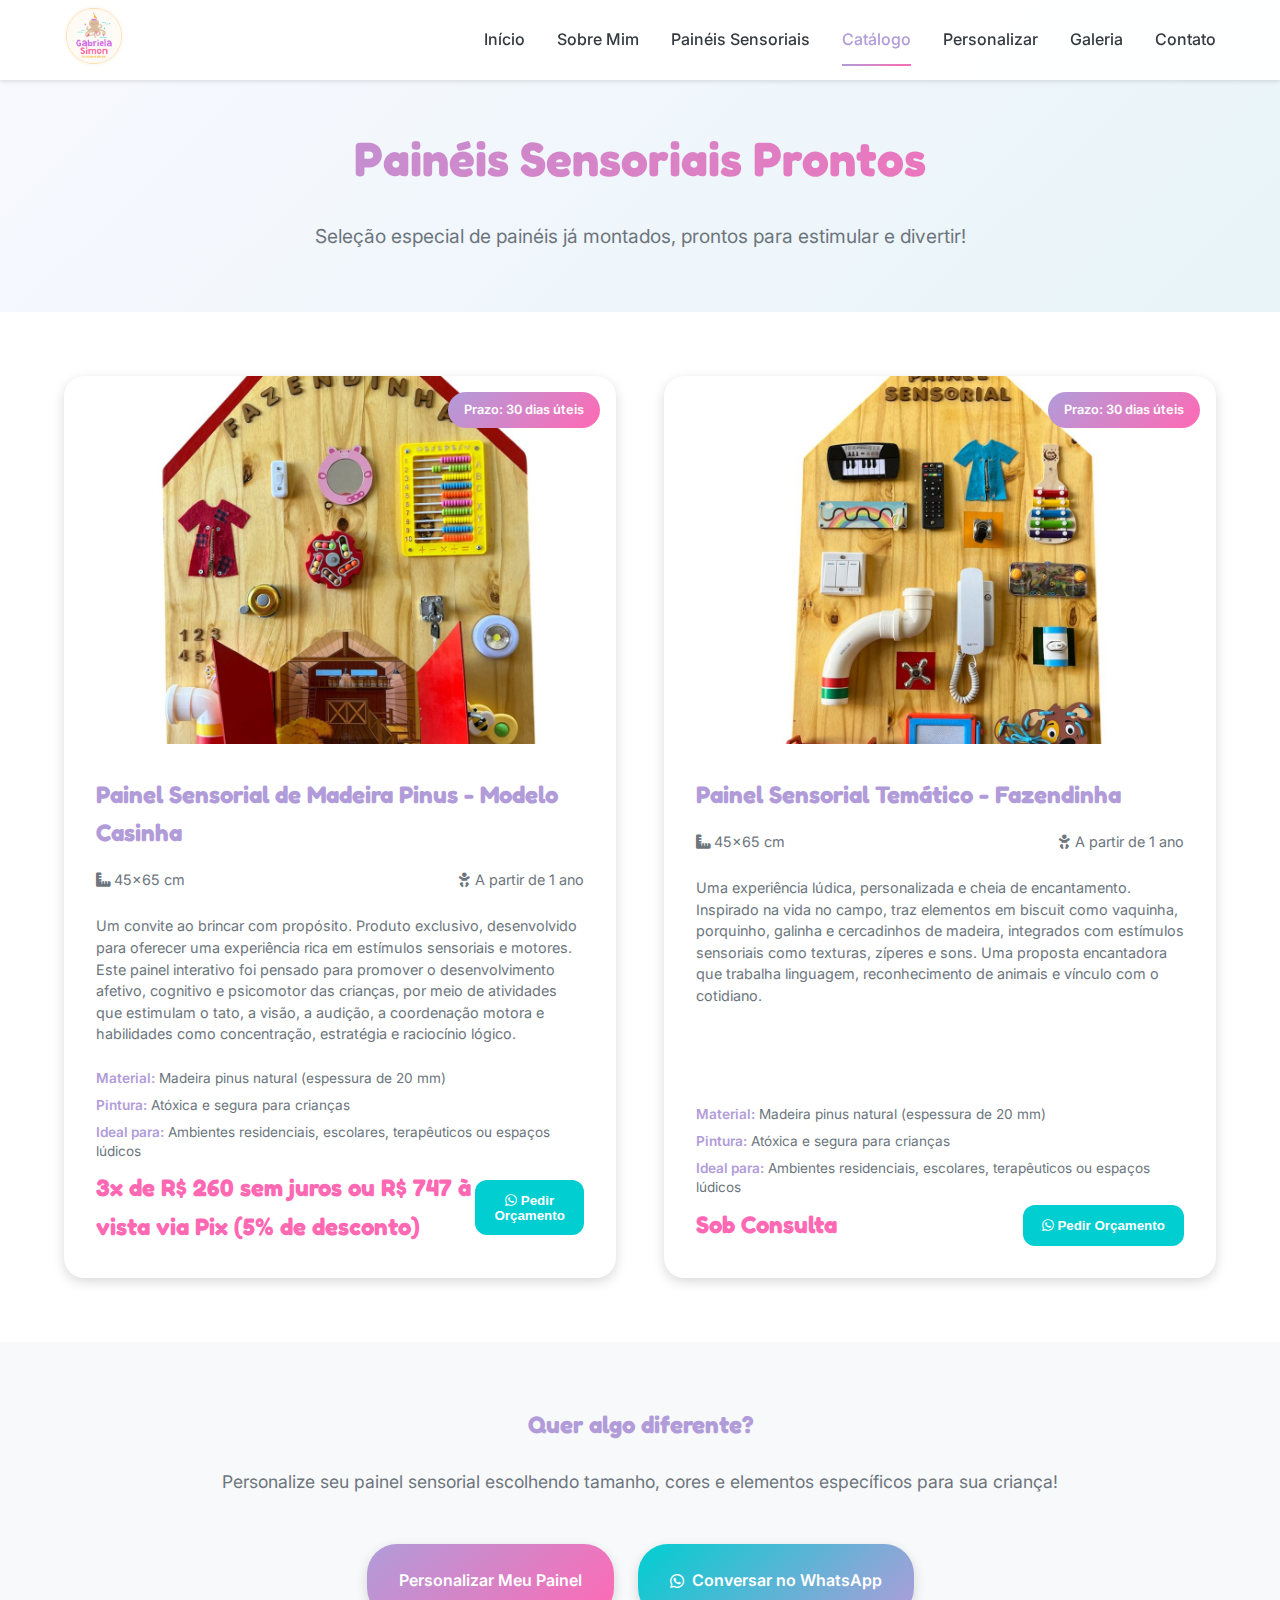
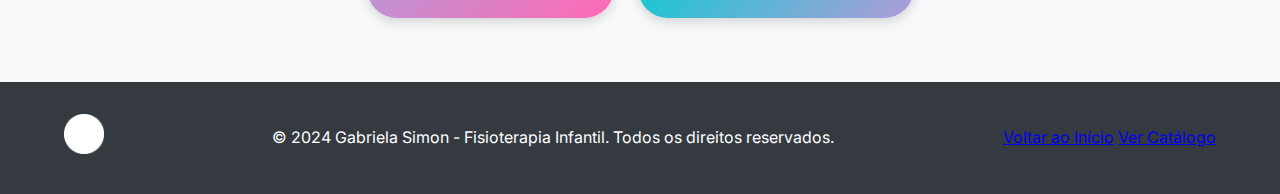
<file: catalogo.html>
<!DOCTYPE html>
<html lang="pt-BR">
<head>
    <meta charset="UTF-8">
    <meta name="viewport" content="width=device-width, initial-scale=1.0">
    <title>Catálogo de Painéis Prontos - Gabriela Simon</title>
    <link rel="stylesheet" href="styles.css">
    <link rel="stylesheet" href="catalogo.css">
    <link rel="preconnect" href="https://fonts.googleapis.com">
    <link rel="preconnect" href="https://fonts.gstatic.com" crossorigin>
    <link href="https://fonts.googleapis.com/css2?family=Fredoka:wght@300;400;500;600;700&family=Inter:wght@300;400;500;600;700&display=swap" rel="stylesheet">
    <link rel="stylesheet" href="https://cdnjs.cloudflare.com/ajax/libs/font-awesome/6.0.0/css/all.min.css">
</head>
<body>
    <header class="header">
        <nav class="nav">
            <div class="nav-container">
                <div class="logo">
                    <a href="index.html">
                        <img src="./img/logo.png" alt="Gabriela Simon - Fisioterapia Infantil" class="logo-img">
                    </a>
                </div>
                <ul class="nav-menu">
                    <li><a href="index.html#home" class="nav-link">Início</a></li>
                    <li><a href="index.html#sobre" class="nav-link">Sobre Mim</a></li>
                    <li><a href="index.html#paineis" class="nav-link">Painéis Sensoriais</a></li>
                    <li><a href="catalogo.html" class="nav-link active">Catálogo</a></li>
                    <li><a href="formulario.html" class="nav-link">Personalizar</a></li>
                    <li><a href="index.html#galeria" class="nav-link">Galeria</a></li>
                    <li><a href="index.html#contato" class="nav-link">Contato</a></li>
                </ul>
                <div class="hamburger">
                    <span class="bar"></span>
                    <span class="bar"></span>
                    <span class="bar"></span>
                </div>
            </div>
        </nav>
    </header>
    <main>
        <section class="catalogo-hero">
            <div class="container">
                <div class="hero-content">
                    <h1 class="catalogo-title">Painéis Sensoriais Prontos</h1>
                    <p class="catalogo-subtitle">Seleção especial de painéis já montados, prontos para estimular e divertir!</p>
                </div>
            </div>
        </section>
        <section class="catalogo-produtos">
            <div class="container">
                <div id="produtos-grid" class="produtos-grid">
                    <div class="loading">
                        <i class="fas fa-spinner fa-spin"></i>
                        Carregando produtos...
                    </div>
                </div>
            </div>
        </section>
        <section class="catalogo-cta">
            <div class="container">
                <div class="cta-content">
                    <h2>Quer algo diferente?</h2>
                    <p>Personalize seu painel sensorial escolhendo tamanho, cores e elementos específicos para sua criança!</p>
                    <div class="cta-buttons">
                        <a href="formulario.html" class="btn btn-primary">Personalizar Meu Painel</a>
                        <a href="https://wa.me/5516991613320?text=Olá! Gostaria de personalizar um painel sensorial." class="btn btn-secondary whatsapp-link" target="_blank">
                            <i class="fab fa-whatsapp"></i> Conversar no WhatsApp
                        </a>
                    </div>
                </div>
            </div>
        </section>
    </main>
    <footer class="footer">
        <div class="container">
            <div class="footer-content">
                <div class="footer-logo">
                    <img src="./img/logo.png" alt="Gabriela Simon" class="footer-logo-img">
                </div>
                <div class="footer-text">
                    <p>© 2024 Gabriela Simon - Fisioterapia Infantil. Todos os direitos reservados.</p>
                </div>
                <div class="footer-navigation">
                    <a href="index.html" class="footer-nav-link">Voltar ao Início</a>
                    <a href="catalogo.html" class="footer-nav-link">Ver Catálogo</a>
                </div>
            </div>
        </div>
    </footer>
    <script src="script.js"></script>
    <script src="catalogo.js"></script>
</body>
</html>
</file>
<file: catalogo.css>
.catalogo-hero { background: linear-gradient(135deg, #f8f9ff 0%, #e8f4f8 100%); padding: 120px 0 60px; text-align: center; }
.catalogo-title { font-family: var(--font-primary); font-size: 3rem; background: var(--gradient-primary); -webkit-background-clip: text; -webkit-text-fill-color: transparent; background-clip: text; margin-bottom: var(--spacing-md); }
.catalogo-subtitle { font-size: 1.2rem; color: var(--color-gray-medium); }
.catalogo-produtos { padding: var(--spacing-xxl) 0; }
.produtos-grid { display: grid; grid-template-columns: repeat(auto-fit, minmax(380px, 1fr)); gap: var(--spacing-xl); }
.produto-card { background: var(--color-white); border-radius: var(--border-radius-lg); box-shadow: var(--shadow-md); overflow: hidden; transition: var(--transition-normal); display: flex; flex-direction: column; }
.produto-card:hover { transform: translateY(-5px); box-shadow: var(--shadow-lg); }
.produto-badge { position: absolute; top: var(--spacing-sm); right: var(--spacing-sm); background: var(--gradient-primary); color: var(--color-white); padding: 0.5rem 1rem; border-radius: var(--border-radius-xl); font-size: 0.8rem; font-weight: 600; z-index: 3; }
.produto-info { padding: var(--spacing-lg); flex-grow: 1; display: flex; flex-direction: column; }
.produto-title { font-family: var(--font-primary); font-size: 1.5rem; color: var(--color-purple); margin-bottom: var(--spacing-sm); }
.produto-description { color: var(--color-gray-medium); font-size: 0.9rem; margin-bottom: var(--spacing-md); line-height: 1.5; flex-grow: 1; }
.produto-detail { color: var(--color-gray-medium); font-size: 0.85rem; margin-bottom: var(--spacing-xs); line-height: 1.4; }
.produto-detail strong { color: var(--color-purple); font-weight: 600; }
.produto-detail { color: var(--color-gray-medium); font-size: 0.85rem; margin-bottom: var(--spacing-xs); line-height: 1.4; }
.produto-detail strong { color: var(--color-purple); font-weight: 600; }
.produto-specs { display: flex; justify-content: space-between; margin-bottom: var(--spacing-md); font-size: 0.9rem; color: var(--color-gray-medium); }
.produto-price { display: flex; justify-content: space-between; align-items: center; margin-top: auto; }
.price { font-family: var(--font-primary); font-size: 1.5rem; font-weight: 700; color: var(--color-pink); }
.btn-ver-mais { padding: 0.8rem 1.2rem; background: var(--color-turquoise); color: var(--color-white); border: none; border-radius: var(--border-radius-md); font-weight: 600; cursor: pointer; transition: var(--transition-normal); }
.btn-ver-mais:hover { background: #00B8BB; }
.catalogo-cta { background: var(--color-gray-light); padding: var(--spacing-xxl) 0; text-align: center; }
.cta-content h2 { font-family: var(--font-primary); color: var(--color-purple); margin-bottom: var(--spacing-md); }
.cta-content p { color: var(--color-gray-medium); margin-bottom: var(--spacing-xl); font-size: 1.1rem; }
.cta-buttons { display: flex; justify-content: center; gap: var(--spacing-md); flex-wrap: wrap; }
.loading, .empty-state { text-align: center; padding: var(--spacing-xxl); color: var(--color-gray-medium); font-size: 1.2rem; }

/* ESTILOS PARA A GALERIA DO CATÁLOGO */
.produto-image-gallery {
    position: relative;
    width: 100%;
    aspect-ratio: 3/2;
    overflow: hidden;
    background-color: #f0f0f0;
}
.gallery-img {
    width: 100%;
    height: 100%;
    object-fit: contain;
    position: absolute;
    top: 0;
    left: 0;
    opacity: 0;
    transition: opacity 0.3s ease-in-out;
}
.gallery-img.active {
    opacity: 1;
    z-index: 1;
}
.gallery-btn {
    position: absolute;
    top: 50%;
    transform: translateY(-50%);
    z-index: 2;
    background-color: rgba(0, 0, 0, 0.4);
    color: white;
    border: none;
    font-size: 1.5rem;
    padding: 0.5rem;
    cursor: pointer;
    transition: background-color 0.2s ease;
    border-radius: 50%;
    width: 40px;
    height: 40px;
    display: flex;
    align-items: center;
    justify-content: center;
    opacity: 0;
    transition: opacity 0.3s ease;
}
.produto-image-gallery:hover .gallery-btn {
    opacity: 1;
}
.gallery-btn:hover {
    background-color: rgba(0, 0, 0, 0.7);
}
.gallery-btn.prev {
    left: 10px;
}
.gallery-btn.next {
    right: 10px;
}

@media (max-width: 768px) { 
    .produtos-grid { 
        grid-template-columns: 1fr; 
        gap: 2.5rem;
        padding: 0 1rem;
    } 
    .cta-buttons { 
        flex-direction: column; 
        align-items: center; 
        gap: 1rem;
    }
    .gallery-container {
        aspect-ratio: 16/9;
        min-height: 250px;
        margin-bottom: 1rem;
    }
    .gallery-img {
        object-fit: cover;
        background-color: white;
    }
    .produto-card {
        max-width: 100%;
        margin: 0 auto;
        box-shadow: 0 4px 20px rgba(0,0,0,0.1);
        border-radius: 15px;
        overflow: hidden;
    }
    .produto-card {
        max-width: 100%;
        margin: 0 auto;
    }
}

@media (min-width: 769px) {
    .gallery-container {
        aspect-ratio: 3/2;
    }
    .gallery-img {
        object-fit: cover;
    }
}
</file>
<file: styles.css>
/* Reset e configurações básicas */
* {
    margin: 0;
    padding: 0;
    box-sizing: border-box;
}

:root {
    /* Cores baseadas nas logos */
    --color-turquoise: #00CED1;
    --color-purple: #B19CD9;
    --color-pink: #FF69B4;
    --color-orange: #FFA500;
    --color-beige: #D2B48C;
    --color-white: #FFFFFF;
    --color-gray-light: #F8F9FA;
    --color-gray-medium: #6C757D;
    --color-gray-dark: #343A40;
    
    /* Gradientes */
    --gradient-primary: linear-gradient(135deg, var(--color-purple), var(--color-pink));
    --gradient-secondary: linear-gradient(135deg, var(--color-turquoise), var(--color-purple));
    --gradient-tertiary: linear-gradient(135deg, var(--color-pink), var(--color-orange));
    
    /* Tipografia */
    --font-primary: 'Fredoka', cursive;
    --font-secondary: 'Inter', sans-serif;
    
    /* Espaçamentos */
    --spacing-xs: 0.5rem;
    --spacing-sm: 1rem;
    --spacing-md: 1.5rem;
    --spacing-lg: 2rem;
    --spacing-xl: 3rem;
    --spacing-xxl: 4rem;
    
    /* Bordas */
    --border-radius-sm: 8px;
    --border-radius-md: 12px;
    --border-radius-lg: 20px;
    --border-radius-xl: 30px;
    
    /* Sombras */
    --shadow-sm: 0 2px 4px rgba(0, 0, 0, 0.1);
    --shadow-md: 0 4px 12px rgba(0, 0, 0, 0.15);
    --shadow-lg: 0 8px 24px rgba(0, 0, 0, 0.2);
    
    /* Transições */
    --transition-fast: 0.2s ease;
    --transition-normal: 0.3s ease;
    --transition-slow: 0.5s ease;
}

body {
    font-family: var(--font-secondary);
    line-height: 1.6;
    color: var(--color-gray-dark);
    background-color: var(--color-white);
    overflow-x: hidden;
}

.container {
    max-width: 1200px;
    margin: 0 auto;
    padding: 0 var(--spacing-md);
}

/* Header e Navegação */
.header {
    position: fixed;
    top: 0;
    left: 0;
    right: 0;
    background: rgba(255, 255, 255, 0.95);
    backdrop-filter: blur(10px);
    z-index: 1000;
    box-shadow: var(--shadow-sm);
}

.nav-container {
    max-width: 1200px;
    margin: 0 auto;
    padding: 0 var(--spacing-md);
    display: flex;
    justify-content: space-between;
    align-items: center;
    height: 80px;
    position: relative;
}

.logo {
    display: flex;
    align-items: center;
    height: 100%;
}

.logo-img {
    height: 60px;
    width: auto;
    object-fit: contain;
}

.nav-menu {
    display: flex;
    list-style: none;
    gap: var(--spacing-lg);
    margin: 0;
    padding: 0;
    align-items: center;
    height: 100%;
}

.nav-menu li {
    display: flex;
    align-items: center;
    height: 100%;
}

.nav-link {
    text-decoration: none;
    color: var(--color-gray-dark);
    font-weight: 500;
    transition: var(--transition-fast);
    position: relative;
    padding: 0.5rem 0;
    display: flex;
    align-items: center;
}

.nav-link:hover,
.nav-link.active {
    color: var(--color-purple);
}

.nav-link::after {
    content: '';
    position: absolute;
    bottom: -5px;
    left: 0;
    width: 0;
    height: 2px;
    background: var(--gradient-primary);
    transition: var(--transition-fast);
}

.nav-link:hover::after,
.nav-link.active::after {
    width: 100%;
}

.hamburger {
    display: none;
    flex-direction: column;
    cursor: pointer;
    padding: 0.5rem;
    border-radius: 4px;
    transition: var(--transition-fast);
}

.hamburger:hover {
    background-color: rgba(108, 99, 255, 0.1);
}

.bar {
    width: 25px;
    height: 3px;
    background: var(--color-gray-dark);
    margin: 3px 0;
    transition: var(--transition-fast);
    border-radius: 2px;
}

/* Hero Section */
.hero {
    min-height: 100vh;
    display: flex;
    align-items: center;
    background: linear-gradient(135deg, #f8f9ff 0%, #e8f4f8 100%);
    position: relative;
    overflow: hidden;
}

.hero-container {
    max-width: 1200px;
    margin: 0 auto;
    padding: 0 var(--spacing-md);
    display: grid;
    grid-template-columns: 1fr 1fr;
    gap: var(--spacing-xxl);
    align-items: center;
}

.hero-title {
    font-family: var(--font-primary);
    font-size: 3.5rem;
    font-weight: 700;
    line-height: 1.2;
    margin-bottom: var(--spacing-md);
}

.highlight-purple {
    color: var(--color-purple);
}

.highlight-pink {
    color: var(--color-pink);
}

.hero-subtitle {
    font-size: 1.5rem;
    color: var(--color-orange);
    font-weight: 600;
    margin-bottom: var(--spacing-sm);
}

.hero-description {
    font-size: 1.1rem;
    color: var(--color-gray-medium);
    margin-bottom: var(--spacing-xl);
    line-height: 1.7;
}

.hero-buttons {
    display: flex;
    gap: var(--spacing-md);
    flex-wrap: wrap;
}

.hero-image {
    position: relative;
    height: 400px;
}

.floating-elements {
    position: absolute;
    width: 100%;
    height: 100%;
}

.floating-star, .floating-wave {
    position: absolute;
    font-size: 2rem;
    animation: float 3s ease-in-out infinite;
}

.star-1 {
    top: 20%;
    left: 10%;
    color: var(--color-pink);
    animation-delay: 0s;
}

.star-2 {
    top: 60%;
    right: 20%;
    color: var(--color-purple);
    animation-delay: 1s;
}

.wave-1 {
    top: 30%;
    right: 10%;
    color: var(--color-turquoise);
    animation-delay: 0.5s;
}

.wave-2 {
    bottom: 30%;
    left: 20%;
    color: var(--color-turquoise);
    animation-delay: 1.5s;
}

@keyframes float {
    0%, 100% { transform: translateY(0px); }
    50% { transform: translateY(-20px); }
}

/* Botões */
.btn {
    display: inline-flex;
    align-items: center;
    gap: var(--spacing-xs);
    padding: var(--spacing-md) var(--spacing-lg);
    border: none;
    border-radius: var(--border-radius-xl);
    font-weight: 600;
    text-decoration: none;
    cursor: pointer;
    transition: var(--transition-normal);
    font-size: 1rem;
}

.btn-primary {
    background: var(--gradient-primary);
    color: var(--color-white);
    box-shadow: var(--shadow-md);
}

.btn-primary:hover {
    transform: translateY(-2px);
    box-shadow: var(--shadow-lg);
}

.btn-secondary {
    background: var(--gradient-secondary);
    color: var(--color-white);
    box-shadow: var(--shadow-md);
}

.btn-secondary:hover {
    transform: translateY(-2px);
    box-shadow: var(--shadow-lg);
}

.btn-tertiary {
    background: var(--color-white);
    color: var(--color-purple);
    border: 2px solid var(--color-purple);
}

.btn-tertiary:hover {
    background: var(--color-purple);
    color: var(--color-white);
}

/* Seções */
section {
    padding: var(--spacing-xxl) 0;
}

.section-title {
    font-family: var(--font-primary);
    font-size: 2.5rem;
    text-align: center;
    margin-bottom: var(--spacing-lg);
    background: var(--gradient-primary);
    -webkit-background-clip: text;
    -webkit-text-fill-color: transparent;
    background-clip: text;
}

.section-description {
    text-align: center;
    font-size: 1.1rem;
    color: var(--color-gray-medium);
    max-width: 600px;
    margin: 0 auto var(--spacing-xl);
    line-height: 1.7;
}

/* Sobre Mim */
.sobre {
    background: var(--color-gray-light);
}

.sobre-content {
    display: grid;
    grid-template-columns: 2fr 1fr;
    gap: var(--spacing-xxl);
    align-items: center;
}

.sobre-text h3 {
    font-family: var(--font-primary);
    font-size: 2rem;
    color: var(--color-purple);
    margin-bottom: var(--spacing-xs);
}

.sobre-subtitle {
    color: var(--color-orange);
    font-weight: 600;
    margin-bottom: var(--spacing-md);
}

.sobre-text p {
    margin-bottom: var(--spacing-md);
    line-height: 1.7;
}

.especializacoes h4 {
    color: var(--color-pink);
    margin-bottom: var(--spacing-sm);
    font-weight: 600;
}

.especializacoes ul {
    list-style: none;
}

.especializacoes li {
    padding: var(--spacing-xs) 0;
    position: relative;
    padding-left: var(--spacing-md);
}

.especializacoes li::before {
    content: '✨';
    position: absolute;
    left: 0;
    color: var(--color-turquoise);
}

.sobre-foto {
    width: 100%;
    border-radius: var(--border-radius-lg);
    box-shadow: var(--shadow-lg);
}

/* Painéis Sensoriais */
.paineis-options {
    display: grid;
    grid-template-columns: repeat(auto-fit, minmax(300px, 1fr));
    gap: var(--spacing-lg);
    margin-top: var(--spacing-xl);
}

.painel-card {
    background: var(--color-white);
    padding: var(--spacing-xl);
    border-radius: var(--border-radius-lg);
    box-shadow: var(--shadow-md);
    text-align: center;
    transition: var(--transition-normal);
}

.painel-card:hover {
    transform: translateY(-5px);
    box-shadow: var(--shadow-lg);
}

.painel-card h3 {
    font-family: var(--font-primary);
    font-size: 1.5rem;
    color: var(--color-purple);
    margin-bottom: var(--spacing-sm);
}

.painel-card p {
    color: var(--color-gray-medium);
    margin-bottom: var(--spacing-lg);
    line-height: 1.6;
}

/* Eventos */
.eventos {
    background: var(--color-gray-light);
}

.eventos-grid {
    display: grid;
    grid-template-columns: repeat(auto-fit, minmax(300px, 1fr));
    gap: var(--spacing-lg);
    margin-bottom: var(--spacing-xl);
}

.evento-card {
    background: var(--color-white);
    padding: var(--spacing-xl);
    border-radius: var(--border-radius-lg);
    box-shadow: var(--shadow-md);
    text-align: center;
    transition: var(--transition-normal);
}

.evento-card:hover {
    transform: translateY(-5px);
    box-shadow: var(--shadow-lg);
}

.evento-icon {
    font-size: 3rem;
    margin-bottom: var(--spacing-md);
}

.evento-card h3 {
    font-family: var(--font-primary);
    color: var(--color-purple);
    margin-bottom: var(--spacing-sm);
}

.evento-info {
    display: flex;
    justify-content: space-between;
    margin-top: var(--spacing-md);
    font-size: 0.9rem;
    color: var(--color-gray-medium);
}

.eventos-cta {
    text-align: center;
}

/* Galeria */
.galeria-tabs {
    display: flex;
    justify-content: center;
    gap: var(--spacing-md);
    margin-bottom: var(--spacing-xl);
}

.tab-btn {
    padding: var(--spacing-sm) var(--spacing-lg);
    border: 2px solid var(--color-purple);
    background: var(--color-white);
    color: var(--color-purple);
    border-radius: var(--border-radius-xl);
    cursor: pointer;
    transition: var(--transition-fast);
    font-weight: 500;
}

.tab-btn.active,
.tab-btn:hover {
    background: var(--color-purple);
    color: var(--color-white);
}

.galeria-grid {
    display: grid;
    grid-template-columns: repeat(auto-fit, minmax(320px, 1fr));
    gap: var(--spacing-lg);
}

.galeria-item {
    aspect-ratio: 4/3;
    border-radius: var(--border-radius-md);
    overflow: hidden;
    box-shadow: var(--shadow-md);
    transition: var(--transition-normal);
}

.galeria-item:hover {
    transform: scale(1.05);
    box-shadow: var(--shadow-lg);
}

.galeria-item img {
    width: 100%;
    height: 100%;
    object-fit: cover;
}

/* Contato */
.contato {
    background: var(--color-gray-light);
}

.contato-content {
    display: grid;
    grid-template-columns: 1fr 1fr;
    gap: var(--spacing-xxl);
}

.contato-info h3 {
    font-family: var(--font-primary);
    color: var(--color-purple);
    margin-bottom: var(--spacing-md);
}

.contato-links {
    display: flex;
    flex-direction: column;
    gap: var(--spacing-md);
    margin-top: var(--spacing-lg);
}

.contato-link {
    display: flex;
    align-items: center;
    gap: var(--spacing-sm);
    padding: var(--spacing-md);
    border-radius: var(--border-radius-md);
    text-decoration: none;
    transition: var(--transition-fast);
    font-weight: 500;
}

.contato-link.whatsapp {
    background: #25D366;
    color: var(--color-white);
}

.contato-link.instagram {
    background: linear-gradient(45deg, #f09433 0%,#e6683c 25%,#dc2743 50%,#cc2366 75%,#bc1888 100%);
    color: var(--color-white);
}

.contato-link:hover {
    transform: translateY(-2px);
    box-shadow: var(--shadow-md);
}

.contato-form h3 {
    font-family: var(--font-primary);
    color: var(--color-purple);
    margin-bottom: var(--spacing-lg);
}

.form-group {
    margin-bottom: var(--spacing-md);
}

.form-group input,
.form-group textarea {
    width: 100%;
    padding: var(--spacing-md);
    border: 2px solid #e9ecef;
    border-radius: var(--border-radius-md);
    font-size: 1rem;
    transition: var(--transition-fast);
}

.form-group input:focus,
.form-group textarea:focus {
    outline: none;
    border-color: var(--color-purple);
    box-shadow: 0 0 0 3px rgba(177, 156, 217, 0.1);
}

/* Footer */
.footer {
    background: var(--color-gray-dark);
    color: var(--color-white);
    padding: var(--spacing-lg) 0;
}

.footer-content {
    display: flex;
    justify-content: space-between;
    align-items: center;
}

.footer-logo-img {
    height: 40px;
    filter: brightness(0) invert(1);
}

.footer-social {
    display: flex;
    gap: var(--spacing-md);
}

.footer-social a {
    color: var(--color-white);
    font-size: 1.5rem;
    transition: var(--transition-fast);
}

.footer-social a:hover {
    color: var(--color-purple);
}

/* Estilos para redes sociais na seção de contato */
.contato-social {
    flex: 1;
}

.contato-social h3 {
    color: var(--color-purple);
    margin-bottom: var(--spacing-sm);
    font-family: var(--font-primary);
}

.contato-social p {
    color: var(--color-gray-medium);
    margin-bottom: var(--spacing-lg);
    line-height: 1.6;
}

.social-links {
    display: flex;
    flex-direction: column;
    gap: var(--spacing-md);
}

.social-link {
    display: flex;
    align-items: center;
    gap: var(--spacing-sm);
    padding: var(--spacing-md);
    border-radius: var(--border-radius-lg);
    text-decoration: none;
    transition: var(--transition-normal);
    border: 2px solid transparent;
    font-weight: 500;
}

.social-link.instagram {
    background: linear-gradient(45deg, #f09433 0%,#e6683c 25%,#dc2743 50%,#cc2366 75%,#bc1888 100%);
    color: white;
}

.social-link.instagram:hover {
    transform: translateY(-3px);
    box-shadow: 0 8px 25px rgba(240, 148, 51, 0.3);
}

.social-link.tiktok {
    background: linear-gradient(45deg, #ff0050, #00f2ea);
    color: white;
}

.social-link.tiktok:hover {
    transform: translateY(-3px);
    box-shadow: 0 8px 25px rgba(255, 0, 80, 0.3);
}

.social-link i {
    font-size: 1.5rem;
    min-width: 24px;
}

.social-link span {
    font-size: 0.9rem;
}

@media (max-width: 768px) {
    .nav-menu {
        position: fixed;
        left: -100%;
        top: 80px;
        flex-direction: column;
        background-color: var(--color-white);
        width: 100%;
        text-align: center;
        transition: var(--transition-normal);
        box-shadow: var(--shadow-md);
        padding: var(--spacing-lg) 0;
    }

    .nav-menu.active {
        left: 0;
    }

    .hamburger {
        display: flex;
    }

    .hamburger.active .bar:nth-child(2) {
        opacity: 0;
    }

    .hamburger.active .bar:nth-child(1) {
        transform: translateY(8px) rotate(45deg);
    }

    .hamburger.active .bar:nth-child(3) {
        transform: translateY(-8px) rotate(-45deg);
    }

    .hero-container {
        grid-template-columns: 1fr;
        text-align: center;
        gap: var(--spacing-lg);
    }

    .hero-title {
        font-size: 2.5rem;
    }

    .sobre-content {
        grid-template-columns: 1fr;
        text-align: center;
    }

    .contato-content {
        grid-template-columns: 1fr;
    }

    .footer-content {
        flex-direction: column;
        gap: var(--spacing-md);
        text-align: center;
    }

    .hero-buttons {
        justify-content: center;
    }

    .eventos-info {
        flex-direction: column;
        gap: var(--spacing-xs);
    }
}

@media (max-width: 480px) {
    .container {
        padding: 0 var(--spacing-sm);
    }

    .hero-title {
        font-size: 2.2rem;
        line-height: 1.3;
        margin-bottom: var(--spacing-md);
    }

    .hero-subtitle {
        font-size: 1.2rem;
        margin-bottom: var(--spacing-sm);
    }

    .hero-description {
        font-size: 1rem;
        margin-bottom: var(--spacing-lg);
    }

    .section-title {
        font-size: 2rem;
    }

    .btn {
        padding: var(--spacing-sm) var(--spacing-md);
        font-size: 0.9rem;
    }

    .paineis-options,
    .eventos-grid {
        grid-template-columns: 1fr;
    }
}
</file>
